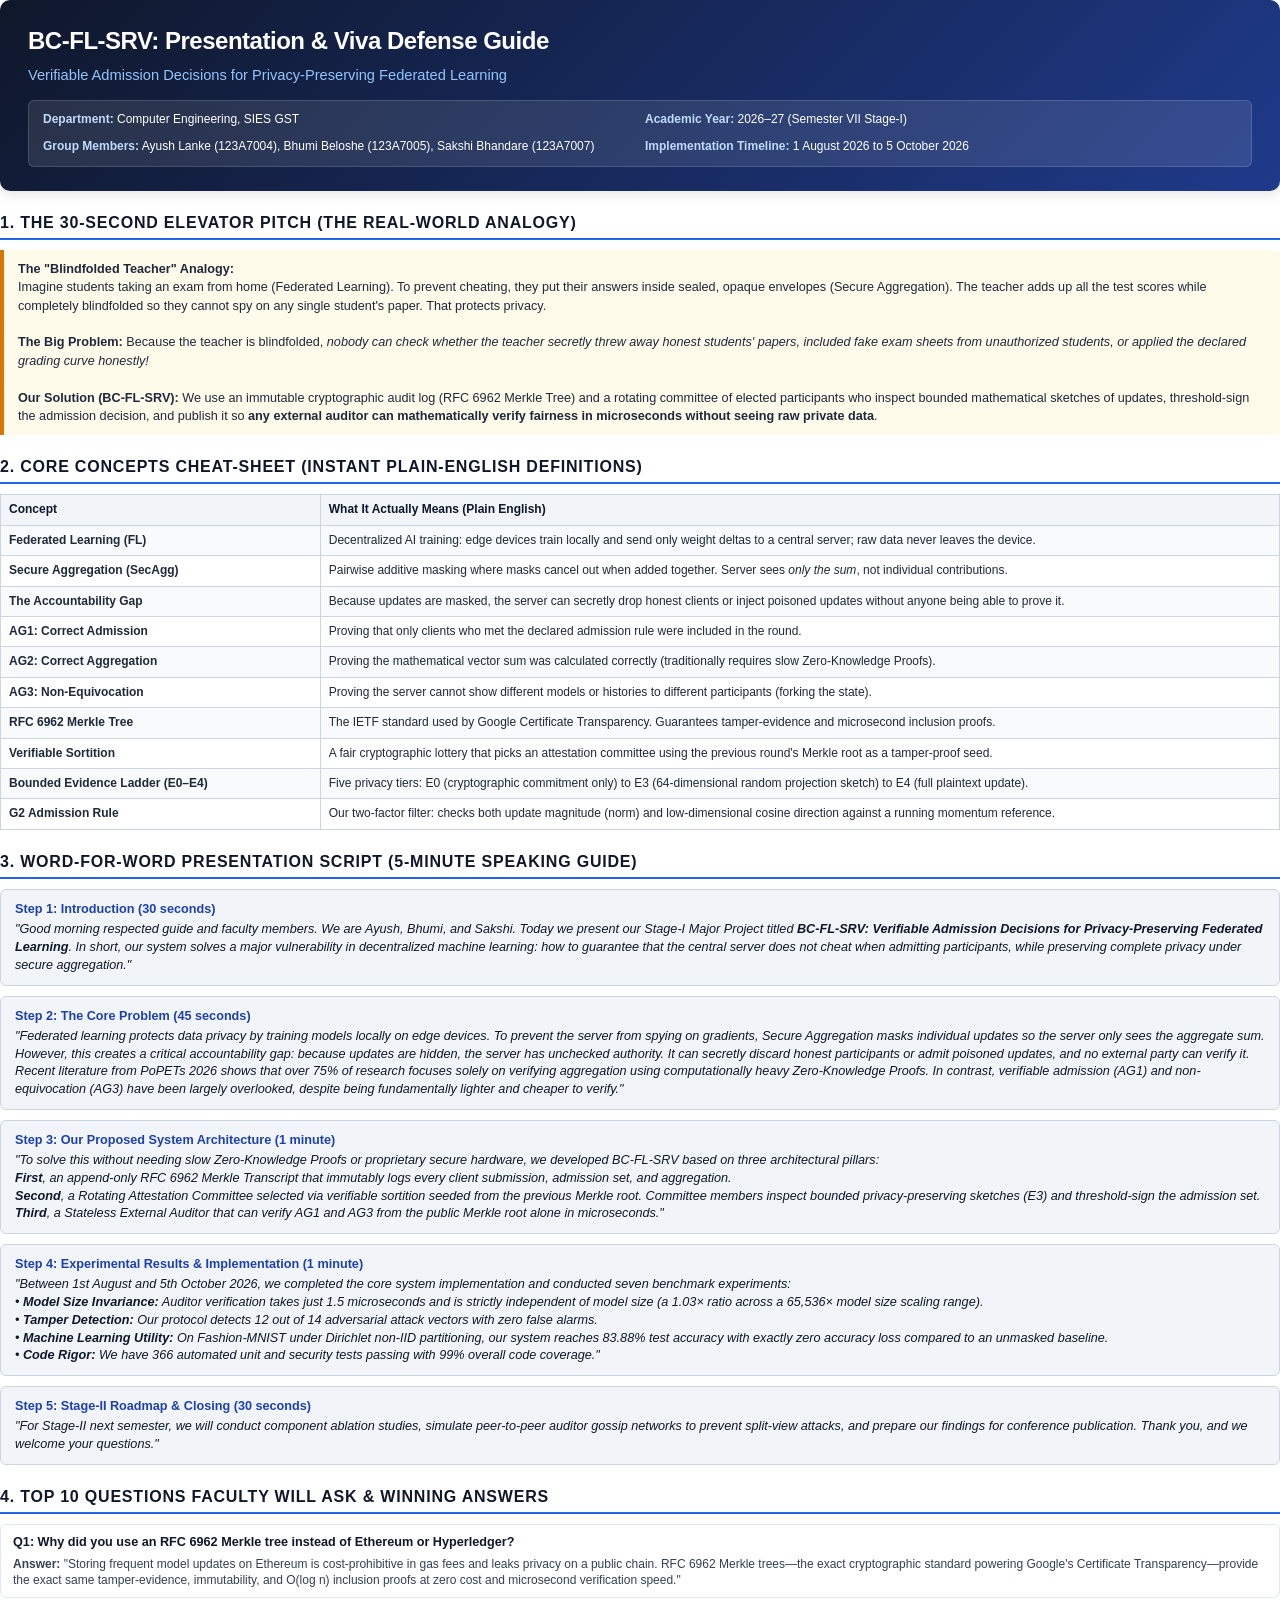
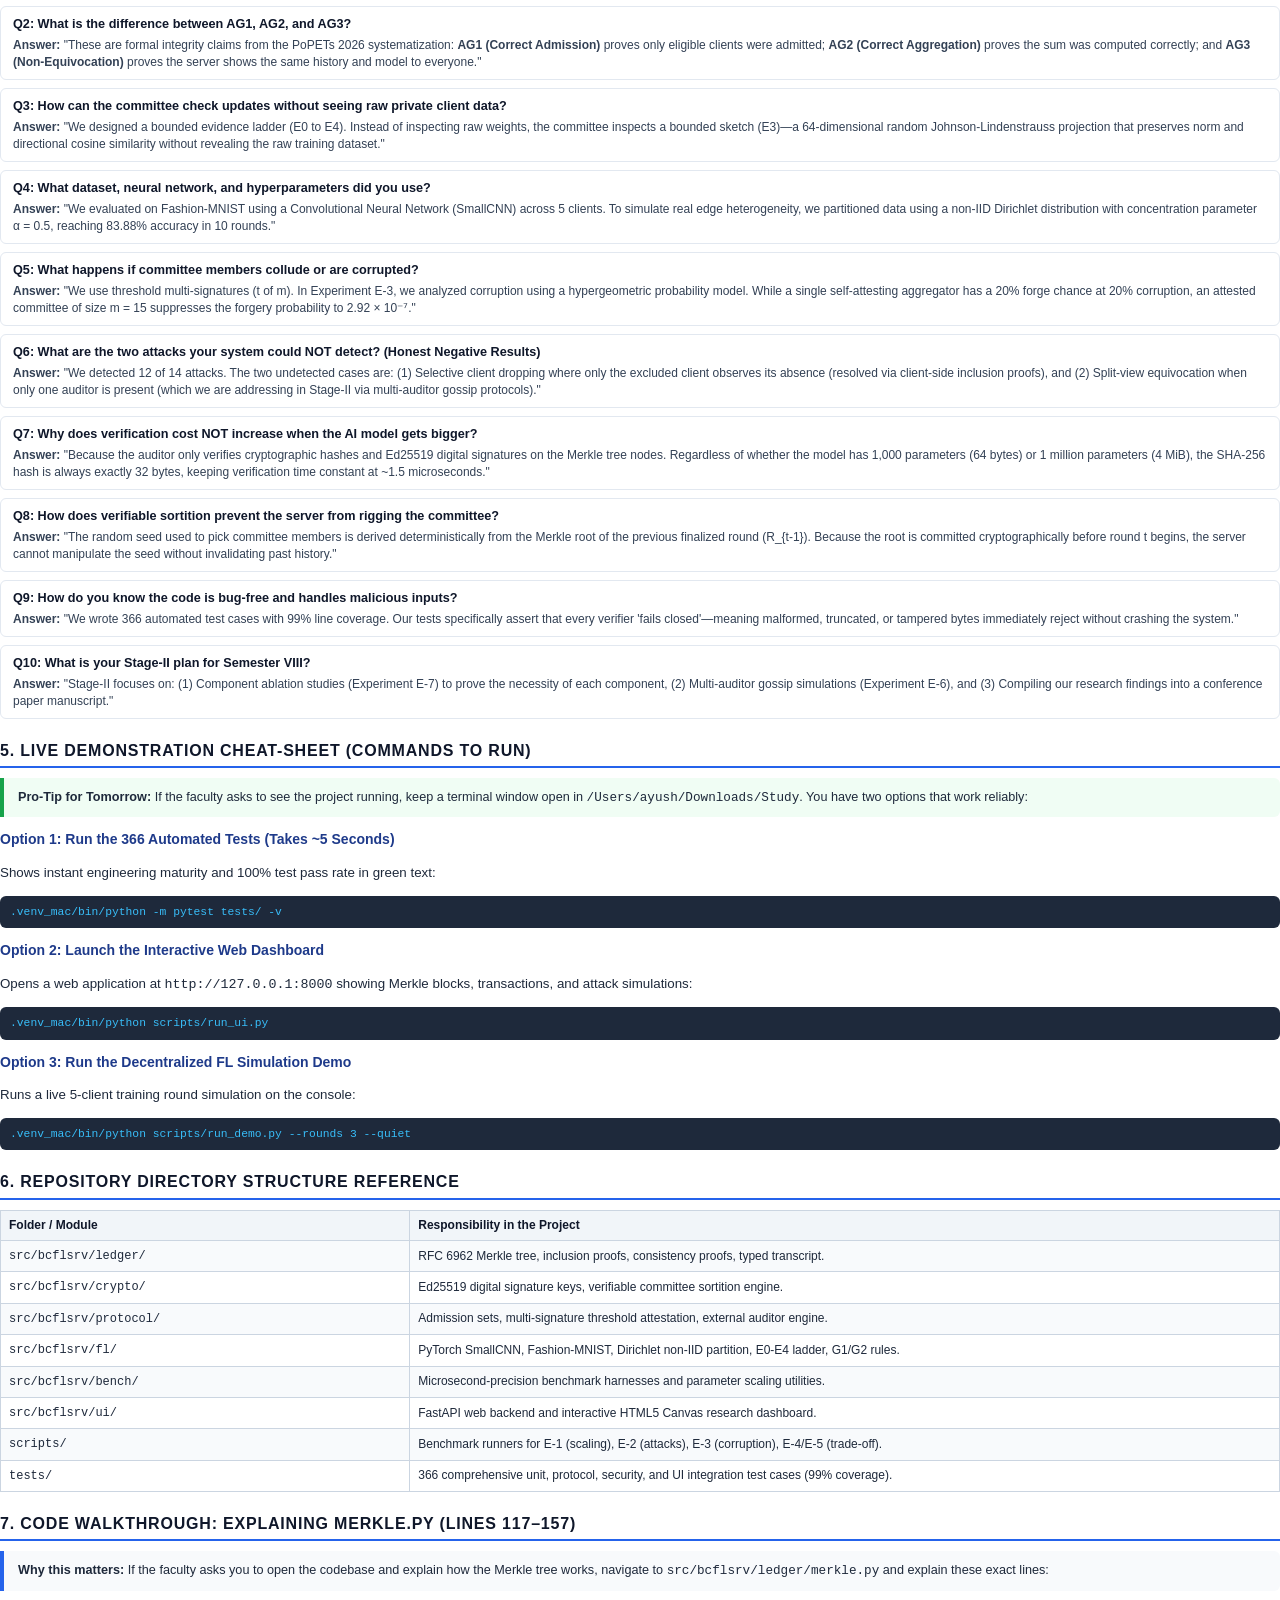
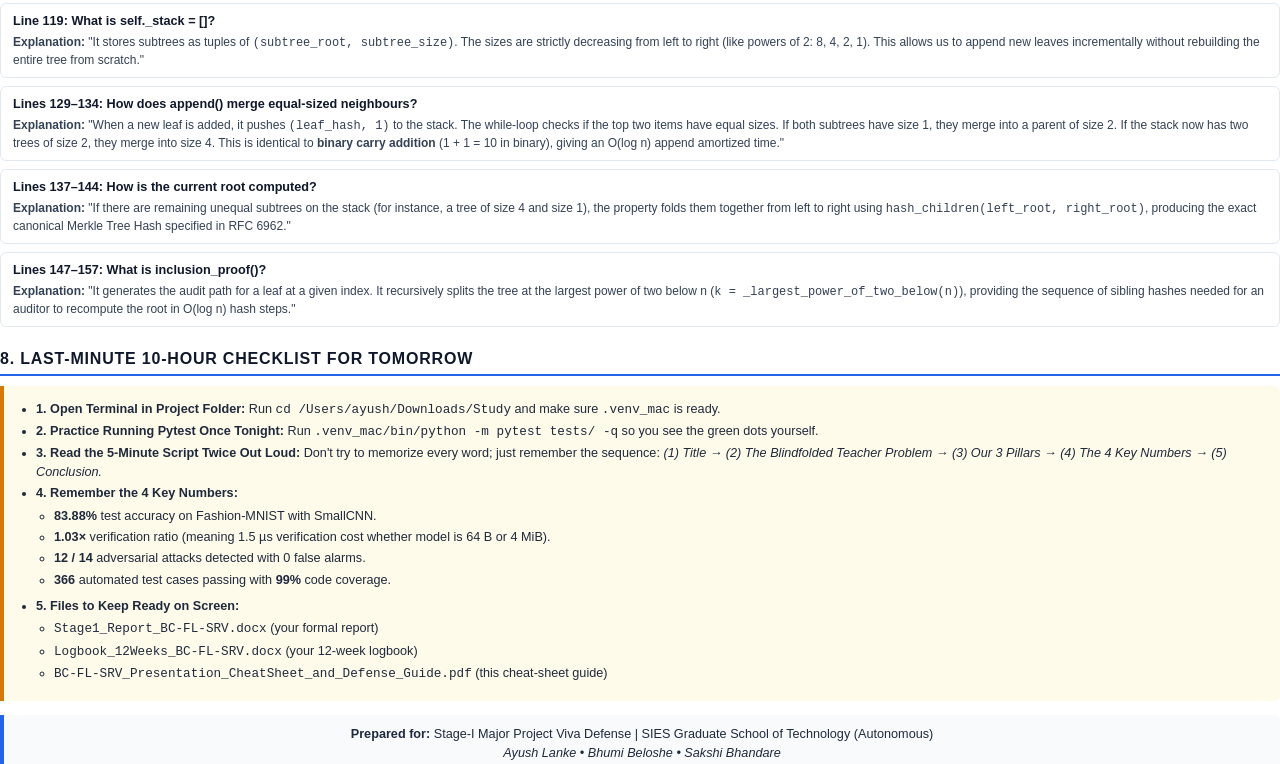
<file: presentation_defense_guide.html>
<!DOCTYPE html>
<html lang="en">
<head>
<meta charset="UTF-8">
<title>BC-FL-SRV Presentation Defense Guide &amp; Cheat-Sheet</title>
<style>
  @page {
    size: A4;
    margin: 1.5cm 1.5cm 1.5cm 1.5cm;
    @bottom-center {
      content: "BC-FL-SRV Defense Guide | Page " counter(page);
      font-size: 8pt;
      font-family: 'Helvetica Neue', Arial, sans-serif;
      color: #666;
    }
  }

  body {
    font-family: -apple-system, BlinkMacSystemFont, "Segoe UI", Roboto, Helvetica, Arial, sans-serif;
    color: #1e293b;
    line-height: 1.45;
    font-size: 10pt;
    margin: 0;
    padding: 0;
  }

  .cover-card {
    background: linear-gradient(135deg, #0f172a 0%, #1e3a8a 100%);
    color: white;
    padding: 24px 28px;
    border-radius: 10px;
    margin-bottom: 20px;
    box-shadow: 0 4px 12px rgba(0,0,0,0.1);
  }

  .cover-card h1 {
    font-size: 18pt;
    margin: 0 0 6px 0;
    font-weight: 800;
    letter-spacing: -0.02em;
    color: #ffffff;
  }

  .cover-card h2 {
    font-size: 11pt;
    font-weight: 500;
    margin: 0 0 14px 0;
    color: #93c5fd;
  }

  .meta-grid {
    display: grid;
    grid-template-columns: 1fr 1fr;
    gap: 10px;
    font-size: 9pt;
    background: rgba(255, 255, 255, 0.1);
    padding: 10px 14px;
    border-radius: 6px;
    border: 1px solid rgba(255, 255, 255, 0.15);
  }

  .meta-item strong {
    color: #bfdbfe;
  }

  h2.section-header {
    font-size: 12pt;
    color: #0f172a;
    border-bottom: 2px solid #2563eb;
    padding-bottom: 4px;
    margin-top: 20px;
    margin-bottom: 10px;
    text-transform: uppercase;
    letter-spacing: 0.05em;
    display: flex;
    align-items: center;
  }

  h3.sub-header {
    font-size: 10.5pt;
    color: #1e3a8a;
    margin-top: 12px;
    margin-bottom: 4px;
    font-weight: 700;
  }

  .callout {
    background: #f8fafc;
    border-left: 4px solid #2563eb;
    padding: 10px 14px;
    border-radius: 0 6px 6px 0;
    margin-bottom: 12px;
    font-size: 9.5pt;
  }

  .callout-gold {
    background: #fffbeb;
    border-left: 4px solid #d97706;
    padding: 10px 14px;
    border-radius: 0 6px 6px 0;
    margin-bottom: 12px;
    font-size: 9.5pt;
  }

  .callout-green {
    background: #f0fdf4;
    border-left: 4px solid #16a34a;
    padding: 10px 14px;
    border-radius: 0 6px 6px 0;
    margin-bottom: 12px;
    font-size: 9.5pt;
  }

  .script-box {
    background: #f1f5f9;
    border: 1px solid #cbd5e1;
    border-radius: 6px;
    padding: 10px 14px;
    margin-bottom: 10px;
    font-size: 9.5pt;
  }

  .script-step {
    font-weight: 700;
    color: #1e40af;
    margin-bottom: 3px;
  }

  .script-quote {
    color: #0f172a;
    font-style: italic;
    line-height: 1.4;
  }

  table {
    width: 100%;
    border-collapse: collapse;
    margin: 8px 0 14px 0;
    font-size: 9pt;
  }

  th, td {
    padding: 6px 8px;
    border: 1px solid #cbd5e1;
    text-align: left;
  }

  th {
    background: #f1f5f9;
    font-weight: 700;
    color: #0f172a;
  }

  tr:nth-child(even) {
    background: #f8fafc;
  }

  .badge {
    display: inline-block;
    padding: 2px 6px;
    border-radius: 4px;
    font-size: 7.5pt;
    font-weight: 700;
    text-transform: uppercase;
  }

  .badge-blue { background: #dbeafe; color: #1e40af; }
  .badge-green { background: #dcfce7; color: #15803d; }
  .badge-amber { background: #fef3c7; color: #b45309; }

  .qa-card {
    background: #ffffff;
    border: 1px solid #e2e8f0;
    border-radius: 6px;
    padding: 8px 12px;
    margin-bottom: 8px;
    page-break-inside: avoid;
  }

  .qa-q {
    font-weight: 700;
    color: #0f172a;
    margin-bottom: 4px;
    font-size: 9.5pt;
  }

  .qa-a {
    color: #334155;
    font-size: 9pt;
    line-height: 1.4;
  }

  .code-snip {
    background: #1e293b;
    color: #38bdf8;
    padding: 8px 10px;
    border-radius: 6px;
    font-family: 'SFMono-Regular', Consolas, Monaco, monospace;
    font-size: 8.5pt;
    margin: 6px 0;
    overflow-x: auto;
  }

  .page-break {
    page-break-after: always;
  }

  ul, ol {
    margin: 4px 0 8px 18px;
    padding: 0;
  }

  li {
    margin-bottom: 3px;
  }
</style>
</head>
<body>

<!-- PAGE 1 -->
<div class="cover-card">
  <h1>BC-FL-SRV: Presentation &amp; Viva Defense Guide</h1>
  <h2>Verifiable Admission Decisions for Privacy-Preserving Federated Learning</h2>
  <div class="meta-grid">
    <div class="meta-item"><strong>Department:</strong> Computer Engineering, SIES GST</div>
    <div class="meta-item"><strong>Academic Year:</strong> 2026–27 (Semester VII Stage-I)</div>
    <div class="meta-item"><strong>Group Members:</strong> Ayush Lanke (123A7004), Bhumi Beloshe (123A7005), Sakshi Bhandare (123A7007)</div>
    <div class="meta-item"><strong>Implementation Timeline:</strong> 1 August 2026 to 5 October 2026</div>
  </div>
</div>

<h2 class="section-header">1. The 30-Second Elevator Pitch (The Real-World Analogy)</h2>
<div class="callout-gold">
  <strong>The "Blindfolded Teacher" Analogy:</strong><br>
  Imagine students taking an exam from home (Federated Learning). To prevent cheating, they put their answers inside sealed, opaque envelopes (Secure Aggregation). The teacher adds up all the test scores while completely blindfolded so they cannot spy on any single student's paper. That protects privacy.<br><br>
  <strong>The Big Problem:</strong> Because the teacher is blindfolded, <em>nobody can check whether the teacher secretly threw away honest students' papers, included fake exam sheets from unauthorized students, or applied the declared grading curve honestly!</em><br><br>
  <strong>Our Solution (BC-FL-SRV):</strong> We use an immutable cryptographic audit log (RFC 6962 Merkle Tree) and a rotating committee of elected participants who inspect bounded mathematical sketches of updates, threshold-sign the admission decision, and publish it so <strong>any external auditor can mathematically verify fairness in microseconds without seeing raw private data</strong>.
</div>

<h2 class="section-header">2. Core Concepts Cheat-Sheet (Instant Plain-English Definitions)</h2>
<table>
  <tr>
    <th style="width: 25%;">Concept</th>
    <th>What It Actually Means (Plain English)</th>
  </tr>
  <tr>
    <td><strong>Federated Learning (FL)</strong></td>
    <td>Decentralized AI training: edge devices train locally and send only weight deltas to a central server; raw data never leaves the device.</td>
  </tr>
  <tr>
    <td><strong>Secure Aggregation (SecAgg)</strong></td>
    <td>Pairwise additive masking where masks cancel out when added together. Server sees <em>only the sum</em>, not individual contributions.</td>
  </tr>
  <tr>
    <td><strong>The Accountability Gap</strong></td>
    <td>Because updates are masked, the server can secretly drop honest clients or inject poisoned updates without anyone being able to prove it.</td>
  </tr>
  <tr>
    <td><strong>AG1: Correct Admission</strong></td>
    <td>Proving that only clients who met the declared admission rule were included in the round.</td>
  </tr>
  <tr>
    <td><strong>AG2: Correct Aggregation</strong></td>
    <td>Proving the mathematical vector sum was calculated correctly (traditionally requires slow Zero-Knowledge Proofs).</td>
  </tr>
  <tr>
    <td><strong>AG3: Non-Equivocation</strong></td>
    <td>Proving the server cannot show different models or histories to different participants (forking the state).</td>
  </tr>
  <tr>
    <td><strong>RFC 6962 Merkle Tree</strong></td>
    <td>The IETF standard used by Google Certificate Transparency. Guarantees tamper-evidence and microsecond inclusion proofs.</td>
  </tr>
  <tr>
    <td><strong>Verifiable Sortition</strong></td>
    <td>A fair cryptographic lottery that picks an attestation committee using the previous round's Merkle root as a tamper-proof seed.</td>
  </tr>
  <tr>
    <td><strong>Bounded Evidence Ladder (E0–E4)</strong></td>
    <td>Five privacy tiers: E0 (cryptographic commitment only) to E3 (64-dimensional random projection sketch) to E4 (full plaintext update).</td>
  </tr>
  <tr>
    <td><strong>G2 Admission Rule</strong></td>
    <td>Our two-factor filter: checks both update magnitude (norm) and low-dimensional cosine direction against a running momentum reference.</td>
  </tr>
</table>

<div class="page-break"></div>

<!-- PAGE 2 -->
<h2 class="section-header">3. Word-For-Word Presentation Script (5-Minute Speaking Guide)</h2>

<div class="script-box">
  <div class="script-step">Step 1: Introduction (30 seconds)</div>
  <div class="script-quote">
    "Good morning respected guide and faculty members. We are Ayush, Bhumi, and Sakshi. Today we present our Stage-I Major Project titled <strong>BC-FL-SRV: Verifiable Admission Decisions for Privacy-Preserving Federated Learning</strong>. In short, our system solves a major vulnerability in decentralized machine learning: how to guarantee that the central server does not cheat when admitting participants, while preserving complete privacy under secure aggregation."
  </div>
</div>

<div class="script-box">
  <div class="script-step">Step 2: The Core Problem (45 seconds)</div>
  <div class="script-quote">
    "Federated learning protects data privacy by training models locally on edge devices. To prevent the server from spying on gradients, Secure Aggregation masks individual updates so the server only sees the aggregate sum. However, this creates a critical accountability gap: because updates are hidden, the server has unchecked authority. It can secretly discard honest participants or admit poisoned updates, and no external party can verify it.<br>
    Recent literature from PoPETs 2026 shows that over 75% of research focuses solely on verifying aggregation using computationally heavy Zero-Knowledge Proofs. In contrast, verifiable admission (AG1) and non-equivocation (AG3) have been largely overlooked, despite being fundamentally lighter and cheaper to verify."
  </div>
</div>

<div class="script-box">
  <div class="script-step">Step 3: Our Proposed System Architecture (1 minute)</div>
  <div class="script-quote">
    "To solve this without needing slow Zero-Knowledge Proofs or proprietary secure hardware, we developed BC-FL-SRV based on three architectural pillars:<br>
    <strong>First</strong>, an append-only RFC 6962 Merkle Transcript that immutably logs every client submission, admission set, and aggregation.<br>
    <strong>Second</strong>, a Rotating Attestation Committee selected via verifiable sortition seeded from the previous Merkle root. Committee members inspect bounded privacy-preserving sketches (E3) and threshold-sign the admission set.<br>
    <strong>Third</strong>, a Stateless External Auditor that can verify AG1 and AG3 from the public Merkle root alone in microseconds."
  </div>
</div>

<div class="script-box">
  <div class="script-step">Step 4: Experimental Results &amp; Implementation (1 minute)</div>
  <div class="script-quote">
    "Between 1st August and 5th October 2026, we completed the core system implementation and conducted seven benchmark experiments:<br>
    • <strong>Model Size Invariance:</strong> Auditor verification takes just 1.5 microseconds and is strictly independent of model size (a 1.03× ratio across a 65,536× model size scaling range).<br>
    • <strong>Tamper Detection:</strong> Our protocol detects 12 out of 14 adversarial attack vectors with zero false alarms.<br>
    • <strong>Machine Learning Utility:</strong> On Fashion-MNIST under Dirichlet non-IID partitioning, our system reaches 83.88% test accuracy with exactly zero accuracy loss compared to an unmasked baseline.<br>
    • <strong>Code Rigor:</strong> We have 366 automated unit and security tests passing with 99% overall code coverage."
  </div>
</div>

<div class="script-box">
  <div class="script-step">Step 5: Stage-II Roadmap &amp; Closing (30 seconds)</div>
  <div class="script-quote">
    "For Stage-II next semester, we will conduct component ablation studies, simulate peer-to-peer auditor gossip networks to prevent split-view attacks, and prepare our findings for conference publication. Thank you, and we welcome your questions."
  </div>
</div>

<div class="page-break"></div>

<!-- PAGE 3 -->
<h2 class="section-header">4. Top 10 Questions Faculty Will Ask &amp; Winning Answers</h2>

<div class="qa-card">
  <div class="qa-q">Q1: Why did you use an RFC 6962 Merkle tree instead of Ethereum or Hyperledger?</div>
  <div class="qa-a"><strong>Answer:</strong> "Storing frequent model updates on Ethereum is cost-prohibitive in gas fees and leaks privacy on a public chain. RFC 6962 Merkle trees—the exact cryptographic standard powering Google's Certificate Transparency—provide the exact same tamper-evidence, immutability, and O(log n) inclusion proofs at zero cost and microsecond verification speed."</div>
</div>

<div class="qa-card">
  <div class="qa-q">Q2: What is the difference between AG1, AG2, and AG3?</div>
  <div class="qa-a"><strong>Answer:</strong> "These are formal integrity claims from the PoPETs 2026 systematization: <strong>AG1 (Correct Admission)</strong> proves only eligible clients were admitted; <strong>AG2 (Correct Aggregation)</strong> proves the sum was computed correctly; and <strong>AG3 (Non-Equivocation)</strong> proves the server shows the same history and model to everyone."</div>
</div>

<div class="qa-card">
  <div class="qa-q">Q3: How can the committee check updates without seeing raw private client data?</div>
  <div class="qa-a"><strong>Answer:</strong> "We designed a bounded evidence ladder (E0 to E4). Instead of inspecting raw weights, the committee inspects a bounded sketch (E3)—a 64-dimensional random Johnson-Lindenstrauss projection that preserves norm and directional cosine similarity without revealing the raw training dataset."</div>
</div>

<div class="qa-card">
  <div class="qa-q">Q4: What dataset, neural network, and hyperparameters did you use?</div>
  <div class="qa-a"><strong>Answer:</strong> "We evaluated on Fashion-MNIST using a Convolutional Neural Network (SmallCNN) across 5 clients. To simulate real edge heterogeneity, we partitioned data using a non-IID Dirichlet distribution with concentration parameter α = 0.5, reaching 83.88% accuracy in 10 rounds."</div>
</div>

<div class="qa-card">
  <div class="qa-q">Q5: What happens if committee members collude or are corrupted?</div>
  <div class="qa-a"><strong>Answer:</strong> "We use threshold multi-signatures (t of m). In Experiment E-3, we analyzed corruption using a hypergeometric probability model. While a single self-attesting aggregator has a 20% forge chance at 20% corruption, an attested committee of size m = 15 suppresses the forgery probability to 2.92 × 10⁻⁷."</div>
</div>

<div class="qa-card">
  <div class="qa-q">Q6: What are the two attacks your system could NOT detect? (Honest Negative Results)</div>
  <div class="qa-a"><strong>Answer:</strong> "We detected 12 of 14 attacks. The two undetected cases are: (1) Selective client dropping where only the excluded client observes its absence (resolved via client-side inclusion proofs), and (2) Split-view equivocation when only one auditor is present (which we are addressing in Stage-II via multi-auditor gossip protocols)."</div>
</div>

<div class="qa-card">
  <div class="qa-q">Q7: Why does verification cost NOT increase when the AI model gets bigger?</div>
  <div class="qa-a"><strong>Answer:</strong> "Because the auditor only verifies cryptographic hashes and Ed25519 digital signatures on the Merkle tree nodes. Regardless of whether the model has 1,000 parameters (64 bytes) or 1 million parameters (4 MiB), the SHA-256 hash is always exactly 32 bytes, keeping verification time constant at ~1.5 microseconds."</div>
</div>

<div class="qa-card">
  <div class="qa-q">Q8: How does verifiable sortition prevent the server from rigging the committee?</div>
  <div class="qa-a"><strong>Answer:</strong> "The random seed used to pick committee members is derived deterministically from the Merkle root of the previous finalized round (R_{t-1}). Because the root is committed cryptographically before round t begins, the server cannot manipulate the seed without invalidating past history."</div>
</div>

<div class="qa-card">
  <div class="qa-q">Q9: How do you know the code is bug-free and handles malicious inputs?</div>
  <div class="qa-a"><strong>Answer:</strong> "We wrote 366 automated test cases with 99% line coverage. Our tests specifically assert that every verifier 'fails closed'—meaning malformed, truncated, or tampered bytes immediately reject without crashing the system."</div>
</div>

<div class="qa-card">
  <div class="qa-q">Q10: What is your Stage-II plan for Semester VIII?</div>
  <div class="qa-a"><strong>Answer:</strong> "Stage-II focuses on: (1) Component ablation studies (Experiment E-7) to prove the necessity of each component, (2) Multi-auditor gossip simulations (Experiment E-6), and (3) Compiling our research findings into a conference paper manuscript."</div>
</div>

<div class="page-break"></div>

<!-- PAGE 4 -->
<h2 class="section-header">5. Live Demonstration Cheat-Sheet (Commands to Run)</h2>

<div class="callout-green">
  <strong>Pro-Tip for Tomorrow:</strong> If the faculty asks to see the project running, keep a terminal window open in <code>/Users/ayush/Downloads/Study</code>. You have two options that work reliably:
</div>

<h3 class="sub-header">Option 1: Run the 366 Automated Tests (Takes ~5 Seconds)</h3>
<p>Shows instant engineering maturity and 100% test pass rate in green text:</p>
<div class="code-snip">
.venv_mac/bin/python -m pytest tests/ -v
</div>

<h3 class="sub-header">Option 2: Launch the Interactive Web Dashboard</h3>
<p>Opens a web application at <code>http://127.0.0.1:8000</code> showing Merkle blocks, transactions, and attack simulations:</p>
<div class="code-snip">
.venv_mac/bin/python scripts/run_ui.py
</div>

<h3 class="sub-header">Option 3: Run the Decentralized FL Simulation Demo</h3>
<p>Runs a live 5-client training round simulation on the console:</p>
<div class="code-snip">
.venv_mac/bin/python scripts/run_demo.py --rounds 3 --quiet
</div>

<h2 class="section-header">6. Repository Directory Structure Reference</h2>
<table>
  <tr>
    <th style="width: 32%;">Folder / Module</th>
    <th>Responsibility in the Project</th>
  </tr>
  <tr>
    <td><code>src/bcflsrv/ledger/</code></td>
    <td>RFC 6962 Merkle tree, inclusion proofs, consistency proofs, typed transcript.</td>
  </tr>
  <tr>
    <td><code>src/bcflsrv/crypto/</code></td>
    <td>Ed25519 digital signature keys, verifiable committee sortition engine.</td>
  </tr>
  <tr>
    <td><code>src/bcflsrv/protocol/</code></td>
    <td>Admission sets, multi-signature threshold attestation, external auditor engine.</td>
  </tr>
  <tr>
    <td><code>src/bcflsrv/fl/</code></td>
    <td>PyTorch SmallCNN, Fashion-MNIST, Dirichlet non-IID partition, E0-E4 ladder, G1/G2 rules.</td>
  </tr>
  <tr>
    <td><code>src/bcflsrv/bench/</code></td>
    <td>Microsecond-precision benchmark harnesses and parameter scaling utilities.</td>
  </tr>
  <tr>
    <td><code>src/bcflsrv/ui/</code></td>
    <td>FastAPI web backend and interactive HTML5 Canvas research dashboard.</td>
  </tr>
  <tr>
    <td><code>scripts/</code></td>
    <td>Benchmark runners for E-1 (scaling), E-2 (attacks), E-3 (corruption), E-4/E-5 (trade-off).</td>
  </tr>
  <tr>
    <td><code>tests/</code></td>
    <td>366 comprehensive unit, protocol, security, and UI integration test cases (99% coverage).</td>
  </tr>
</table>

<div class="page-break"></div>

<h2 class="section-header">7. Code Walkthrough: Explaining merkle.py (Lines 117–157)</h2>
<div class="callout">
  <strong>Why this matters:</strong> If the faculty asks you to open the codebase and explain how the Merkle tree works, navigate to <code>src/bcflsrv/ledger/merkle.py</code> and explain these exact lines:
</div>

<div class="qa-card">
  <div class="qa-q">Line 119: What is self._stack = []?</div>
  <div class="qa-a"><strong>Explanation:</strong> "It stores subtrees as tuples of <code>(subtree_root, subtree_size)</code>. The sizes are strictly decreasing from left to right (like powers of 2: 8, 4, 2, 1). This allows us to append new leaves incrementally without rebuilding the entire tree from scratch."</div>
</div>

<div class="qa-card">
  <div class="qa-q">Lines 129–134: How does append() merge equal-sized neighbours?</div>
  <div class="qa-a"><strong>Explanation:</strong> "When a new leaf is added, it pushes <code>(leaf_hash, 1)</code> to the stack. The while-loop checks if the top two items have equal sizes. If both subtrees have size 1, they merge into a parent of size 2. If the stack now has two trees of size 2, they merge into size 4. This is identical to <strong>binary carry addition</strong> (1 + 1 = 10 in binary), giving an O(log n) append amortized time."</div>
</div>

<div class="qa-card">
  <div class="qa-q">Lines 137–144: How is the current root computed?</div>
  <div class="qa-a"><strong>Explanation:</strong> "If there are remaining unequal subtrees on the stack (for instance, a tree of size 4 and size 1), the property folds them together from left to right using <code>hash_children(left_root, right_root)</code>, producing the exact canonical Merkle Tree Hash specified in RFC 6962."</div>
</div>

<div class="qa-card">
  <div class="qa-q">Lines 147–157: What is inclusion_proof()?</div>
  <div class="qa-a"><strong>Explanation:</strong> "It generates the audit path for a leaf at a given index. It recursively splits the tree at the largest power of two below n (<code>k = _largest_power_of_two_below(n)</code>), providing the sequence of sibling hashes needed for an auditor to recompute the root in O(log n) hash steps."</div>
</div>

<h2 class="section-header">8. Last-Minute 10-Hour Checklist for Tomorrow</h2>
<div class="callout-gold">
  <ul>
    <li><strong>1. Open Terminal in Project Folder:</strong> Run <code>cd /Users/ayush/Downloads/Study</code> and make sure <code>.venv_mac</code> is ready.</li>
    <li><strong>2. Practice Running Pytest Once Tonight:</strong> Run <code>.venv_mac/bin/python -m pytest tests/ -q</code> so you see the green dots yourself.</li>
    <li><strong>3. Read the 5-Minute Script Twice Out Loud:</strong> Don't try to memorize every word; just remember the sequence: <em>(1) Title &rarr; (2) The Blindfolded Teacher Problem &rarr; (3) Our 3 Pillars &rarr; (4) The 4 Key Numbers &rarr; (5) Conclusion.</em></li>
    <li><strong>4. Remember the 4 Key Numbers:</strong>
      <ul>
        <li><strong>83.88%</strong> test accuracy on Fashion-MNIST with SmallCNN.</li>
        <li><strong>1.03×</strong> verification ratio (meaning 1.5 µs verification cost whether model is 64 B or 4 MiB).</li>
        <li><strong>12 / 14</strong> adversarial attacks detected with 0 false alarms.</li>
        <li><strong>366</strong> automated test cases passing with <strong>99%</strong> code coverage.</li>
      </ul>
    </li>
    <li><strong>5. Files to Keep Ready on Screen:</strong>
      <ul>
        <li><code>Stage1_Report_BC-FL-SRV.docx</code> (your formal report)</li>
        <li><code>Logbook_12Weeks_BC-FL-SRV.docx</code> (your 12-week logbook)</li>
        <li><code>BC-FL-SRV_Presentation_CheatSheet_and_Defense_Guide.pdf</code> (this cheat-sheet guide)</li>
      </ul>
    </li>
  </ul>
</div>

<div class="callout" style="margin-top: 14px; text-align: center;">
  <strong>Prepared for:</strong> Stage-I Major Project Viva Defense | SIES Graduate School of Technology (Autonomous)<br>
  <em>Ayush Lanke • Bhumi Beloshe • Sakshi Bhandare</em>
</div>

</body>
</html>
</file>
